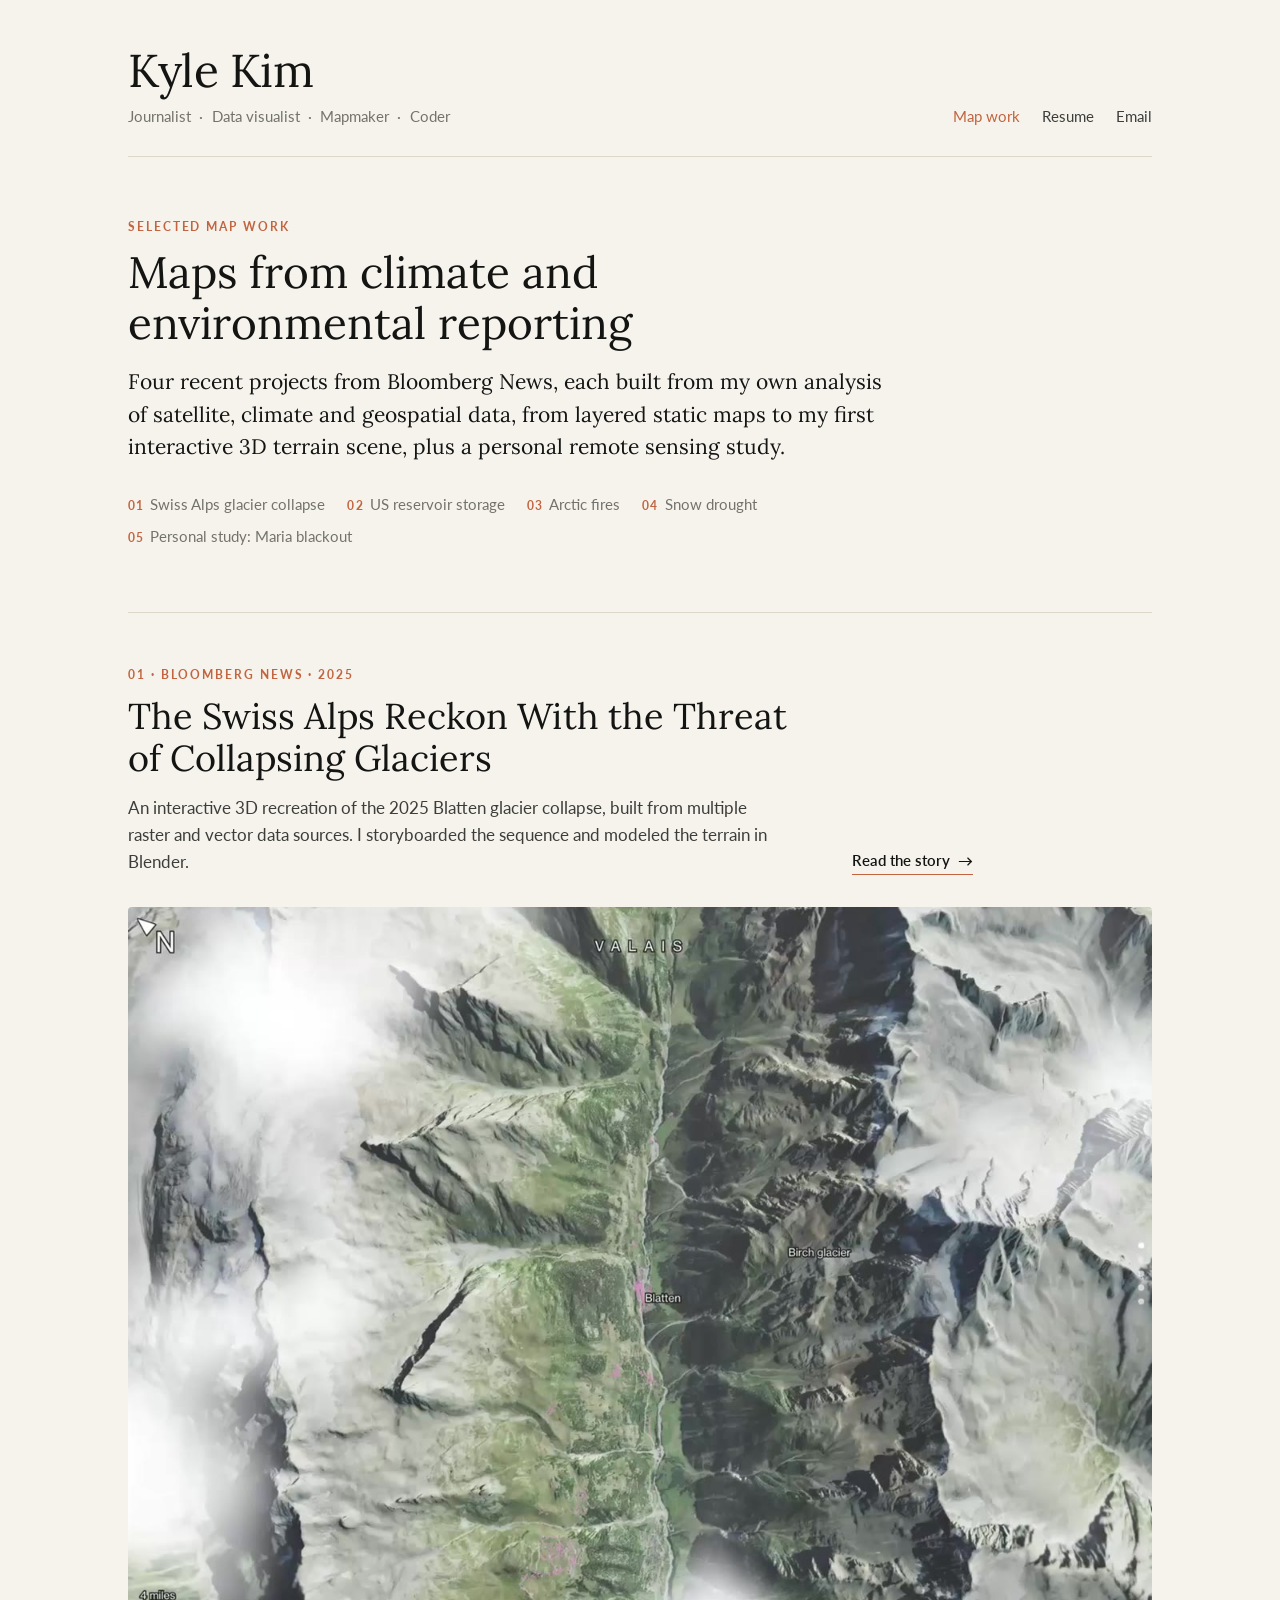
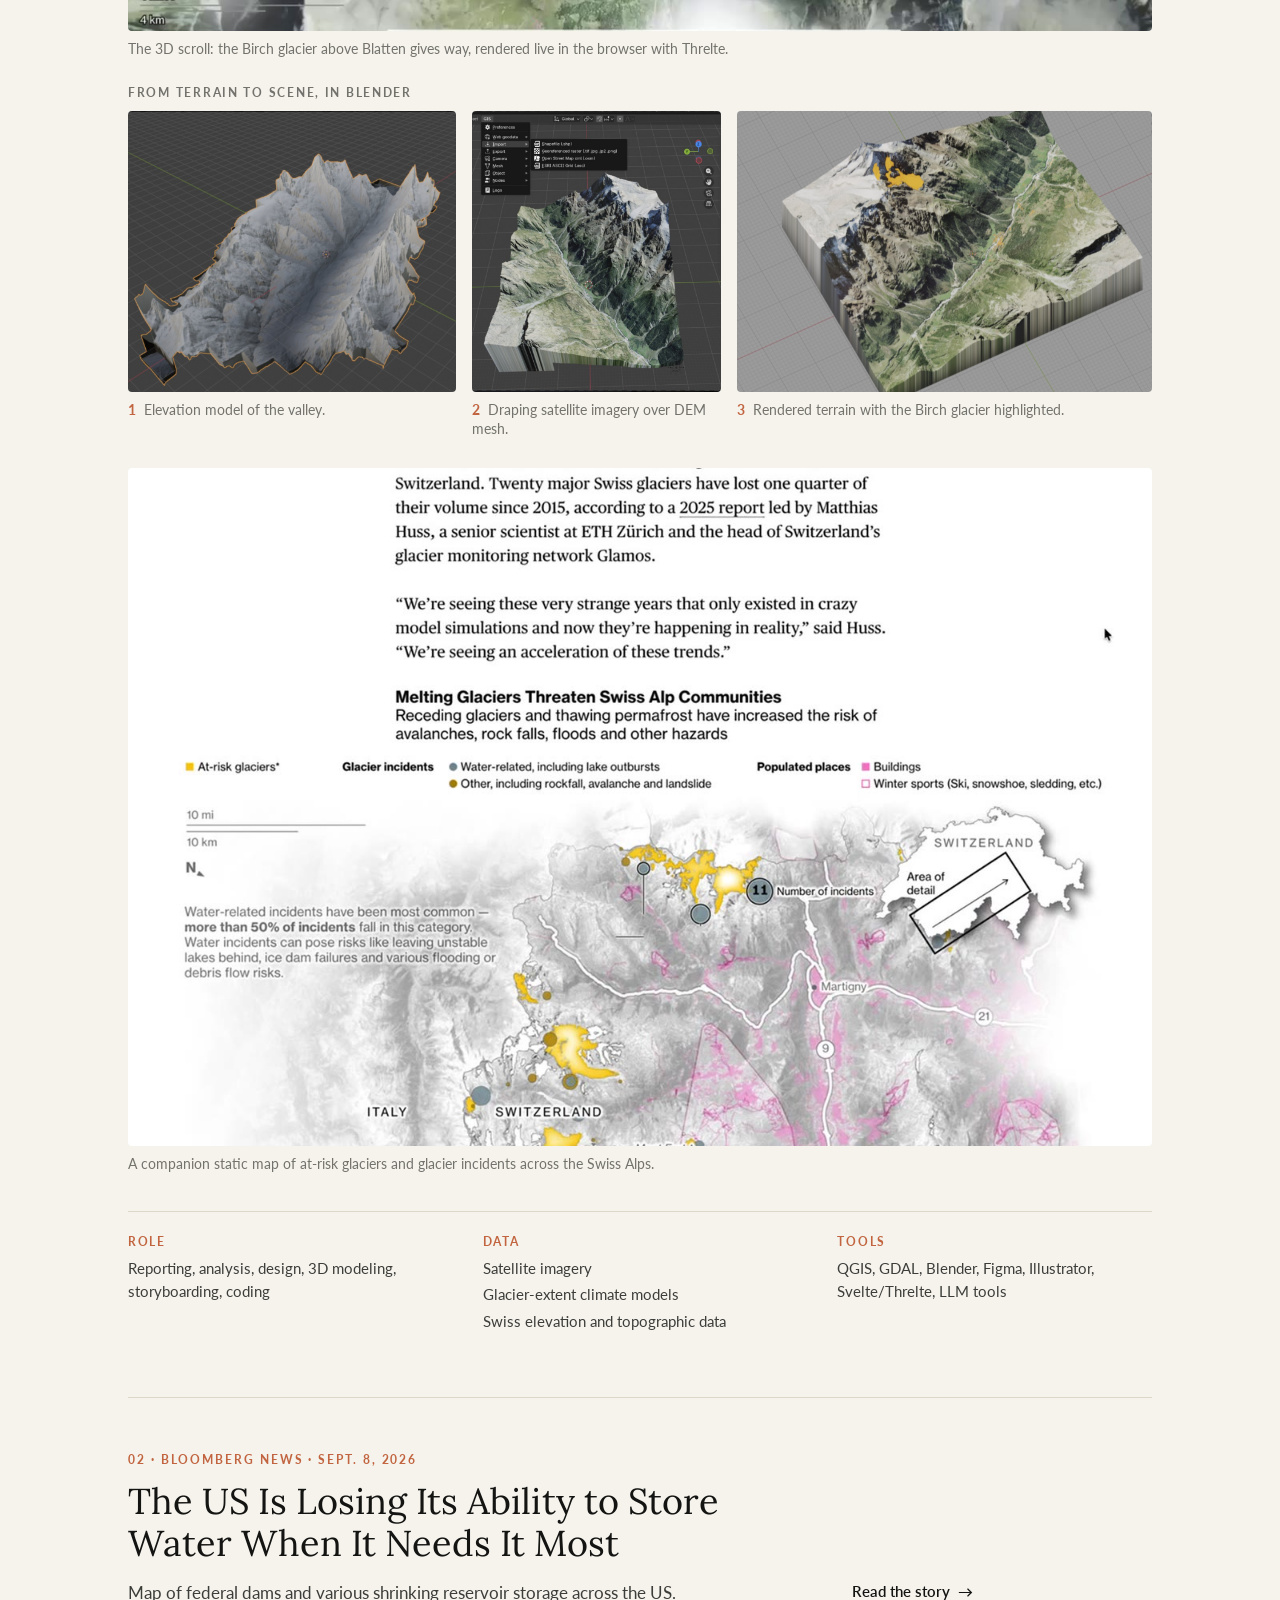
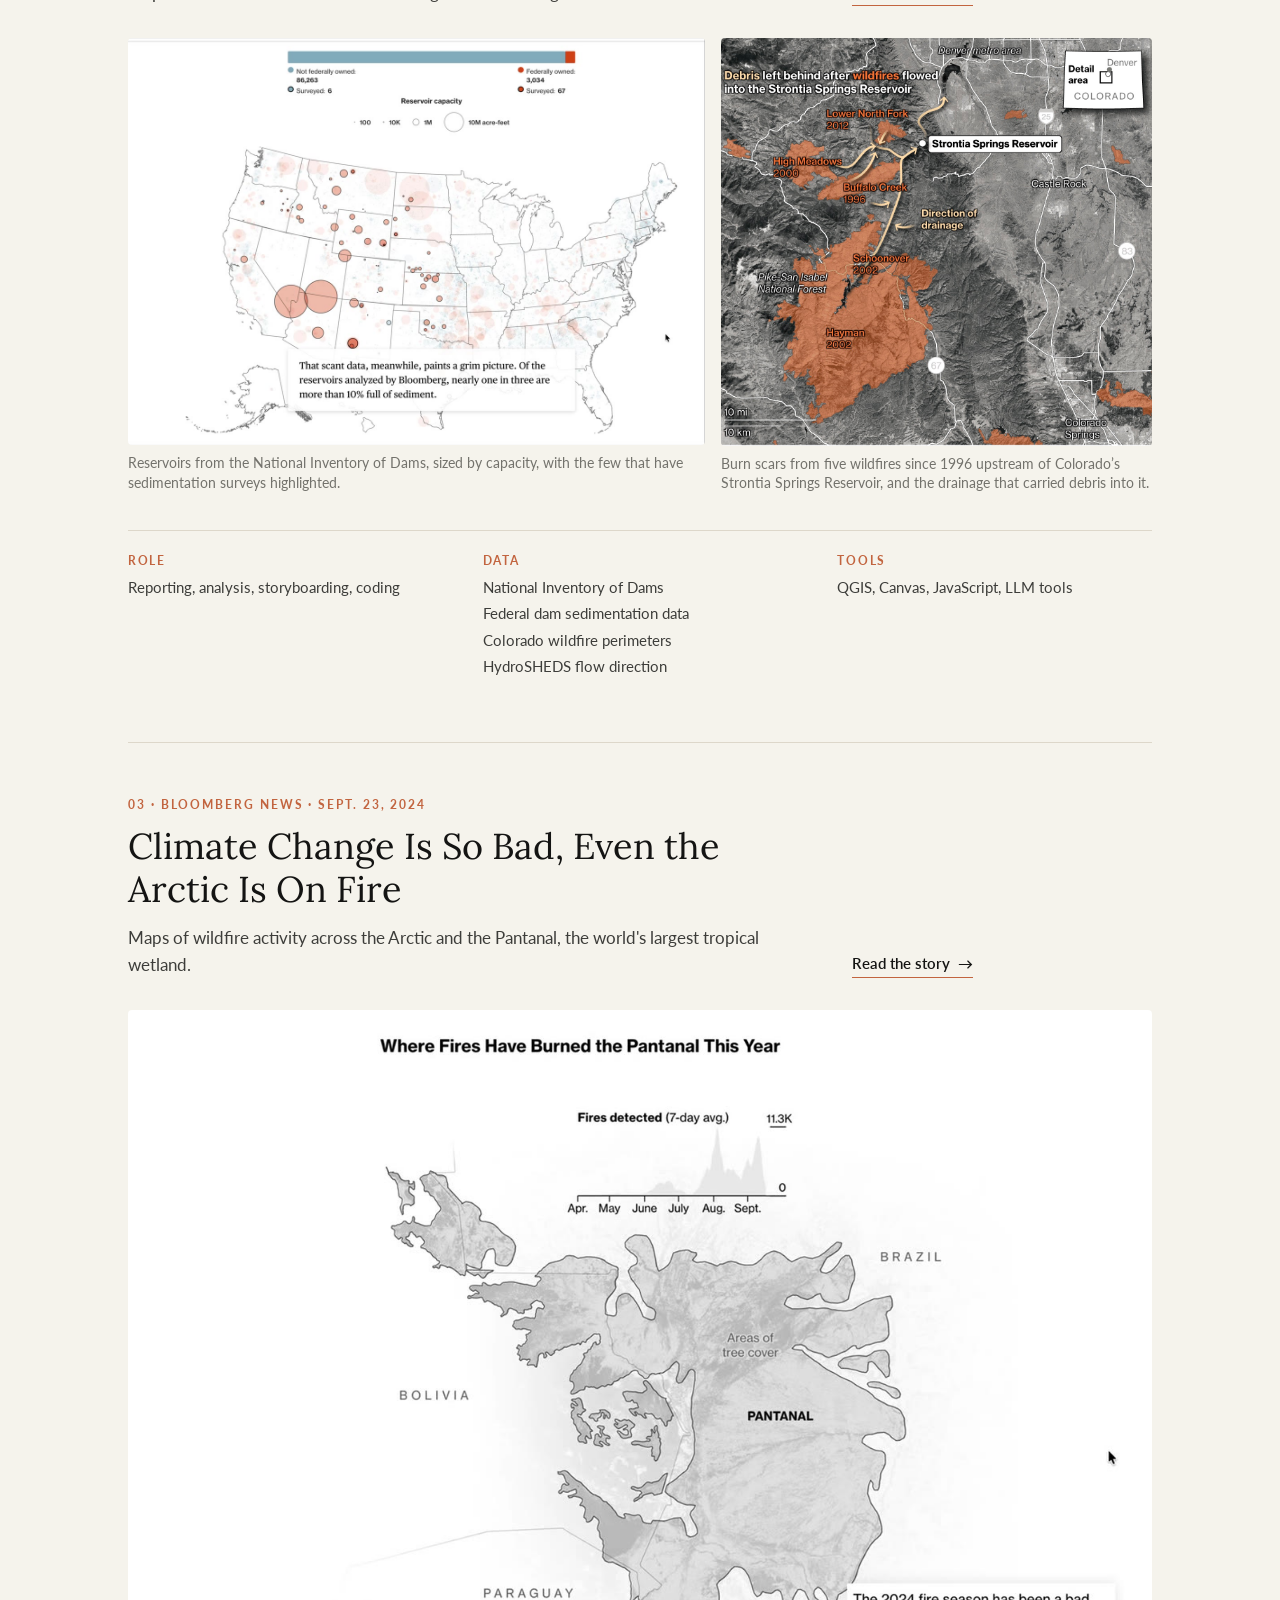
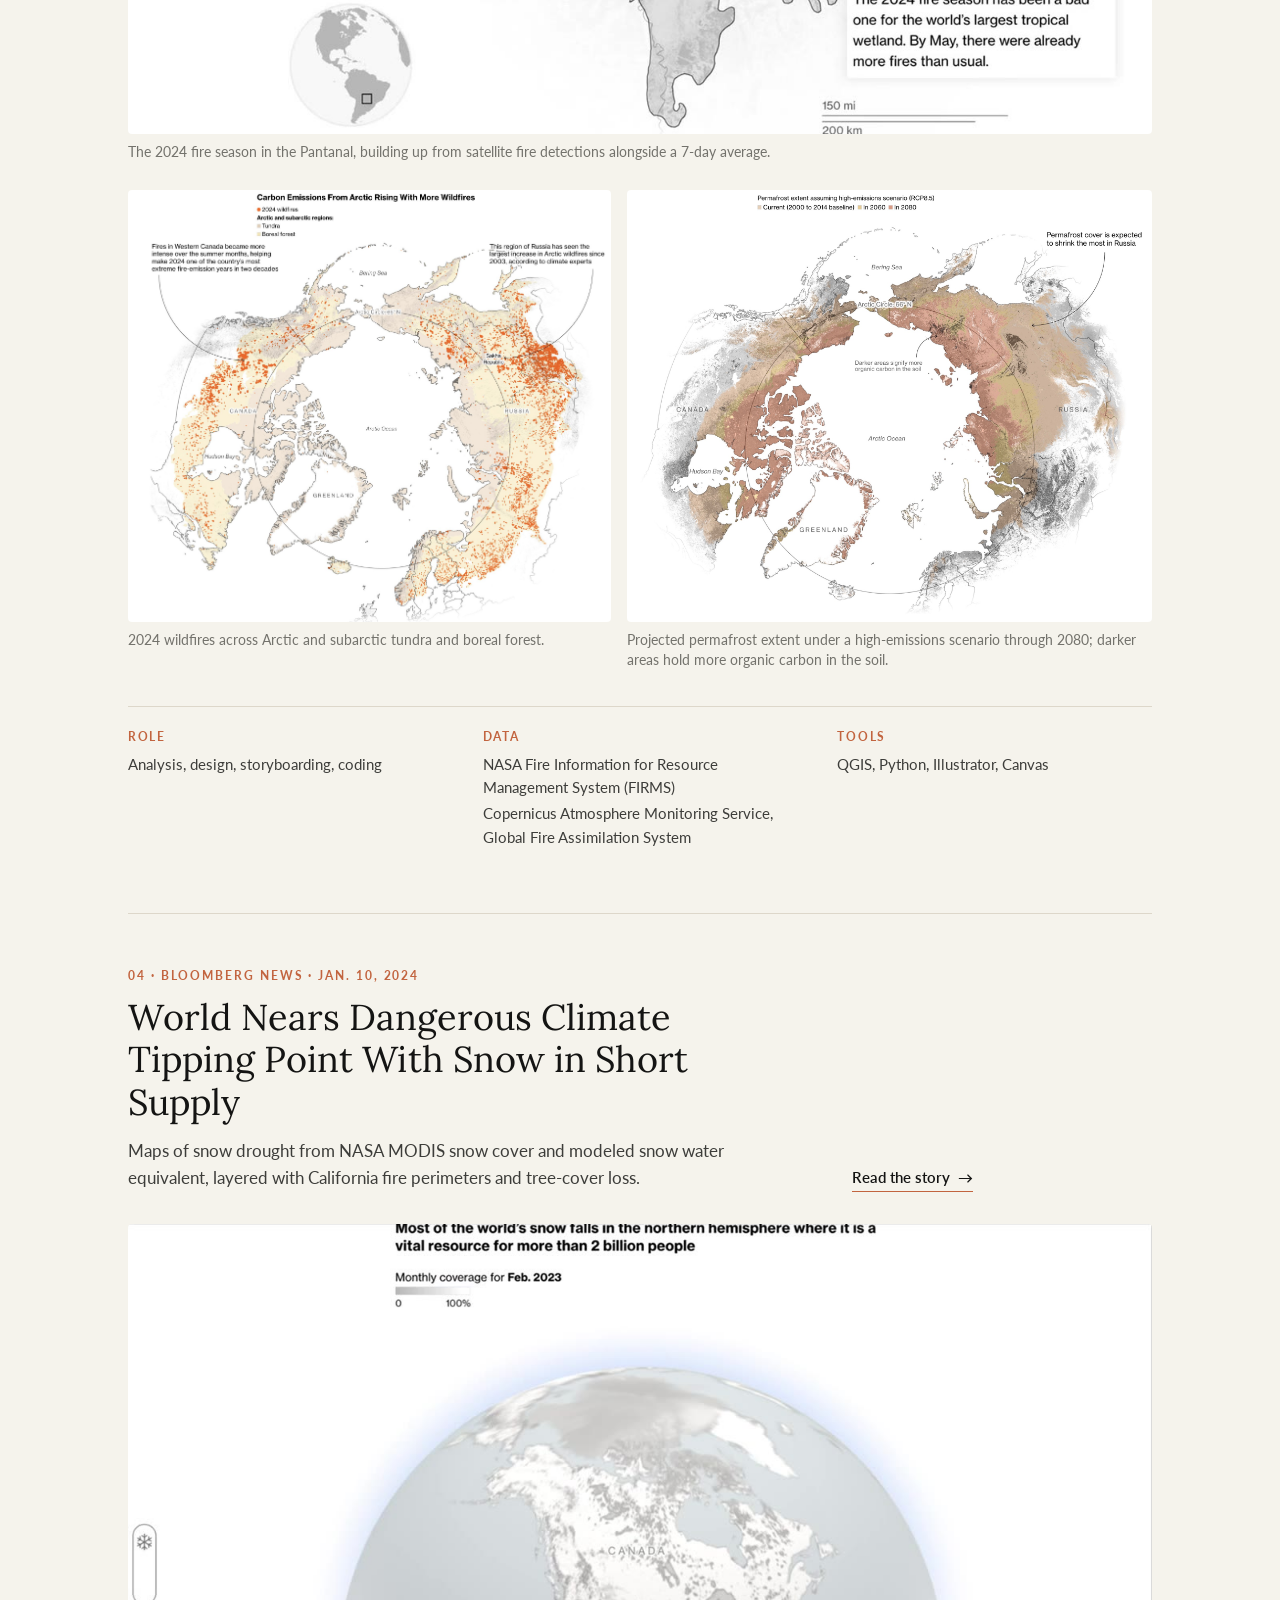
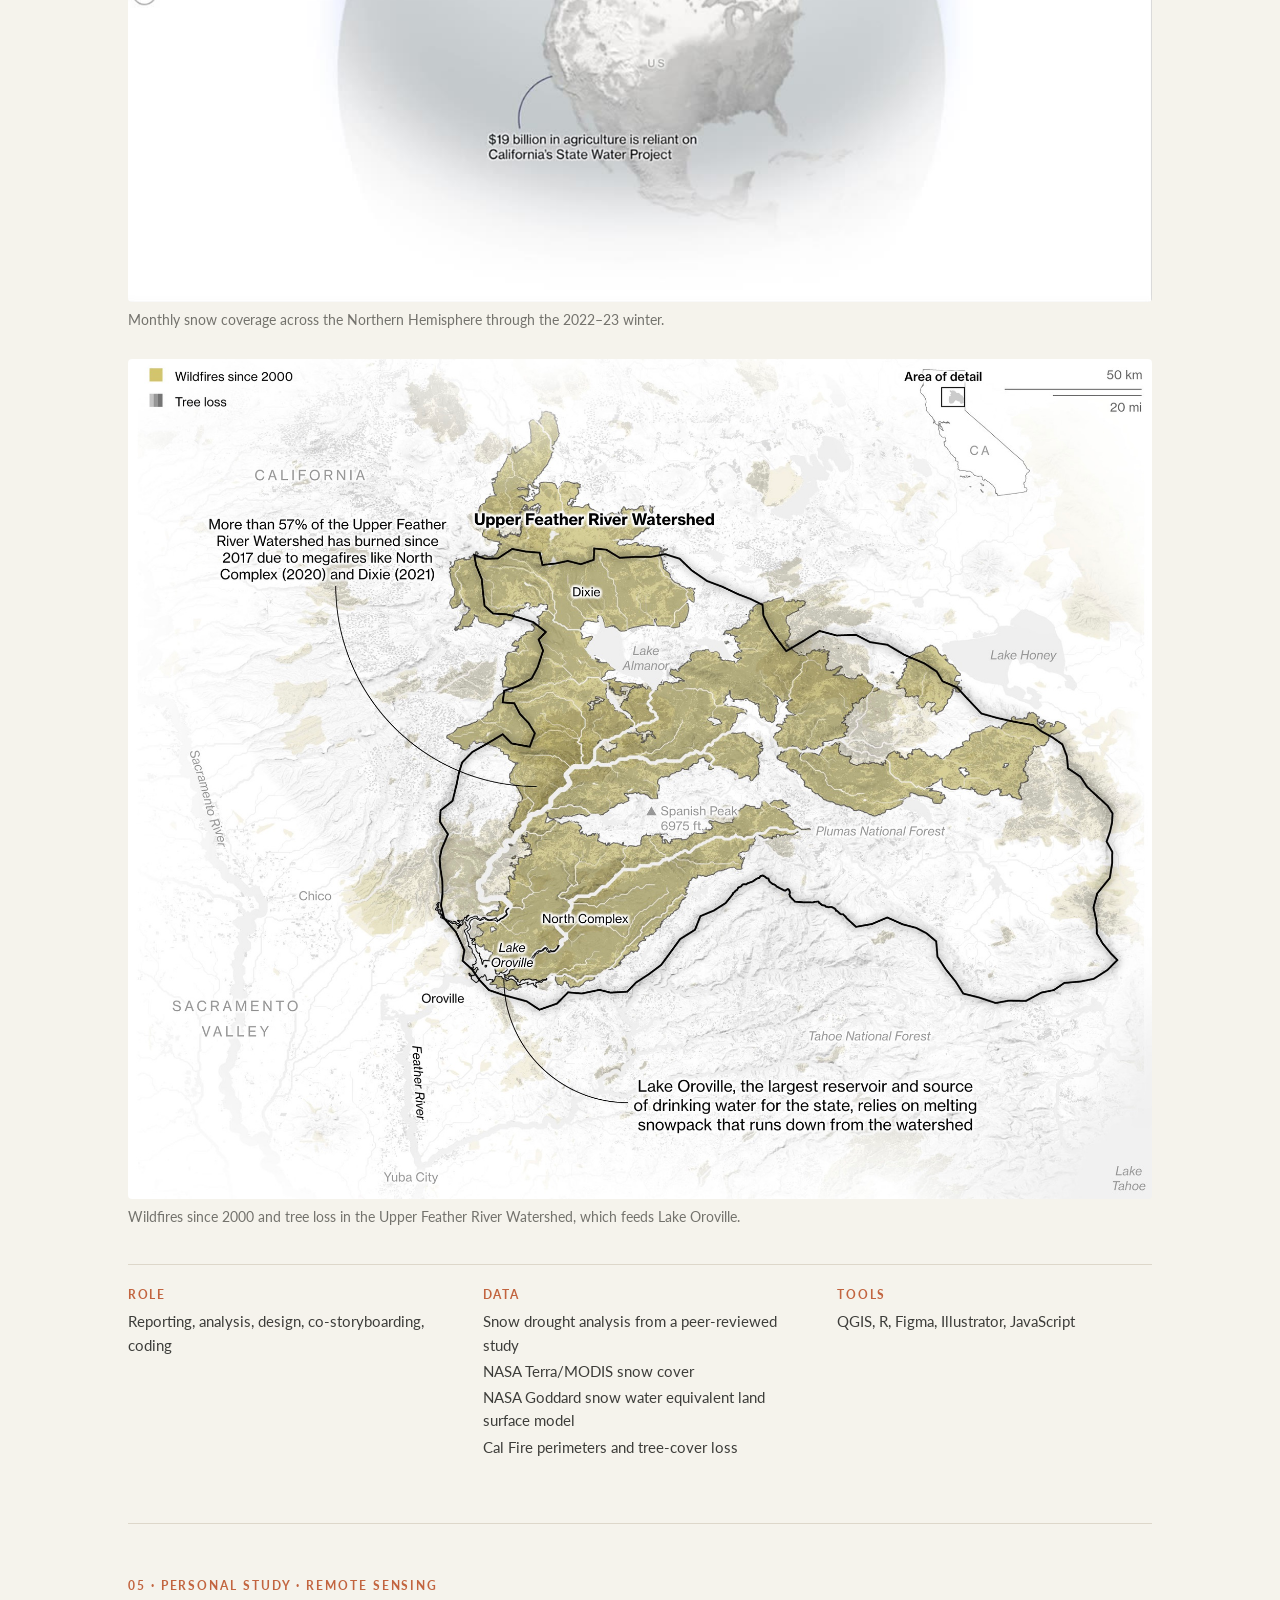
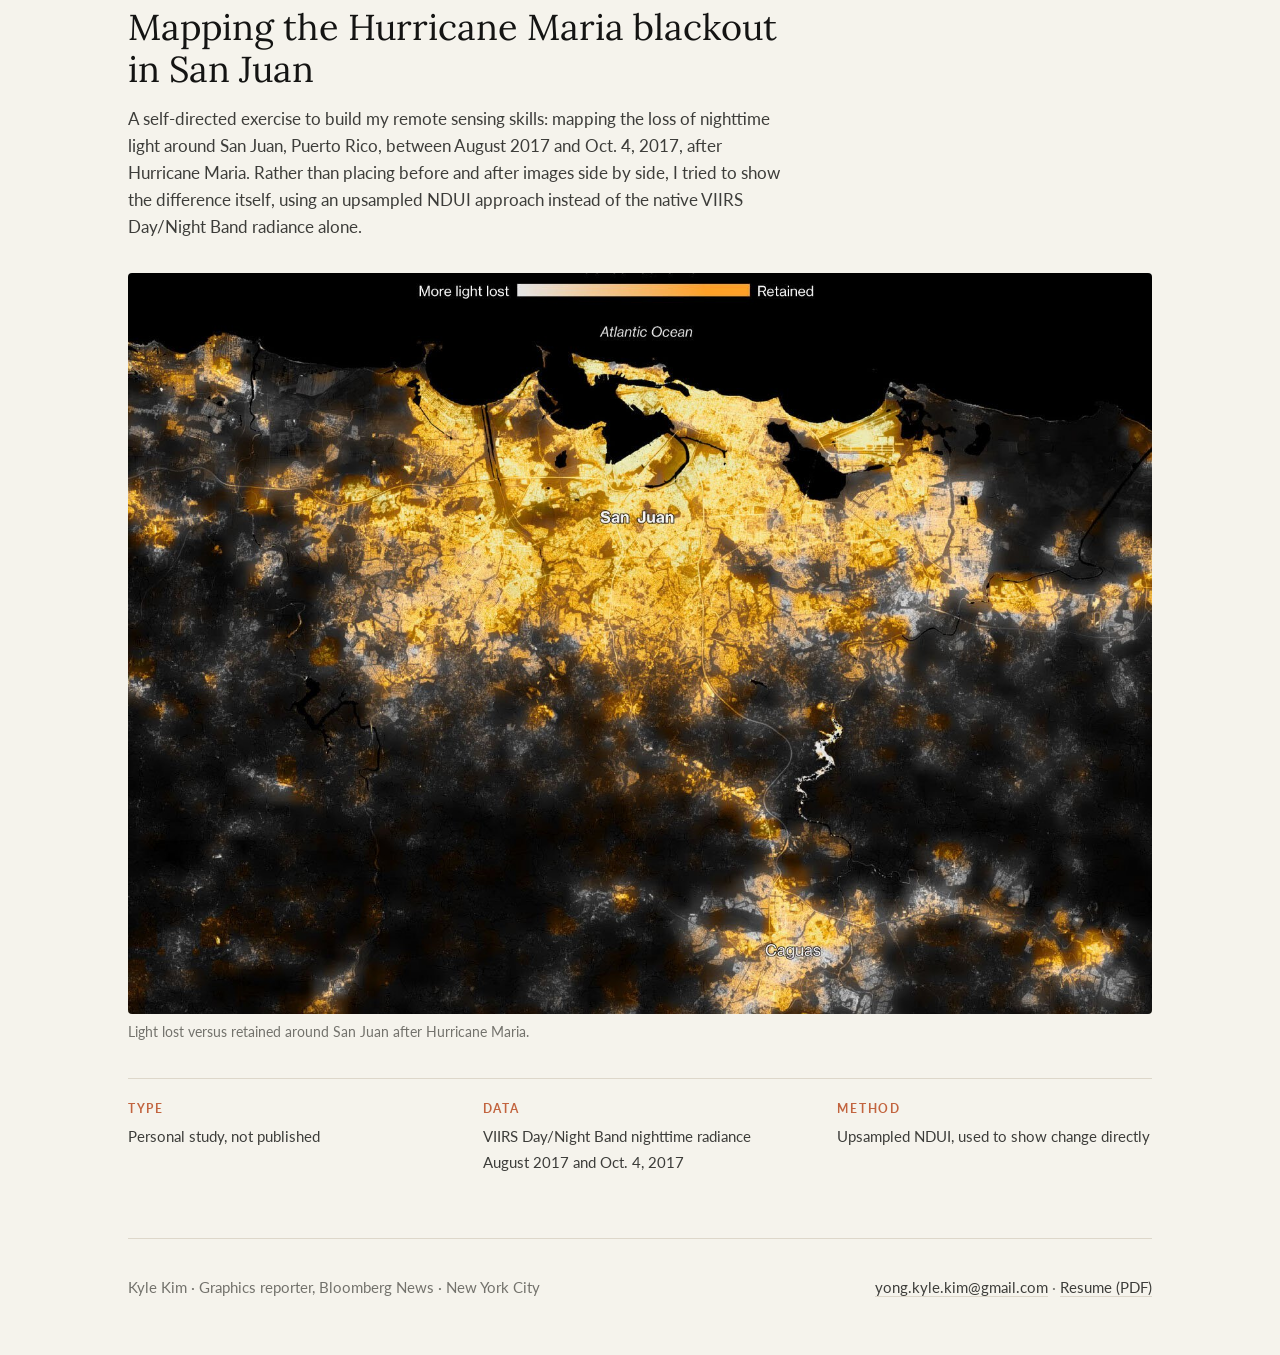
<file: maps.html>
<!doctype html>
<html lang="en">
<head>
  <meta charset="utf-8">
  <meta name="viewport" content="width=device-width, initial-scale=1">
  <title>Map Work · Kyle Kim</title>
  <meta name="description" content="Selected climate and environmental maps by Kyle Kim, graphics reporter at Bloomberg News.">
  <link rel="preconnect" href="https://fonts.googleapis.com">
  <link rel="preconnect" href="https://fonts.gstatic.com" crossorigin>
  <link href="https://fonts.googleapis.com/css2?family=Lato:ital,wght@0,400;0,600;0,700;1,400&family=Lora:wght@400;500&display=swap" rel="stylesheet">
  <style>
    :root {
      --bg: #F5F3EC;
      --surface: #EDEAE1;
      --ink: #141413;
      --body: #3D3D3A;
      --muted: #73726C;
      --rule: #DDD7CA;
      --accent: #C2643F;
      --serif: "Lora", Georgia, "Times New Roman", serif;
      --sans: "Lato", "Helvetica Neue", Arial, sans-serif;
      --max: 1120px;
      --gutter: clamp(16px, 4vw, 48px);
    }
    * { box-sizing: border-box; }
    html { -webkit-text-size-adjust: 100%; }
    body {
      margin: 0;
      background: var(--bg);
      color: var(--body);
      font: 400 17px/1.6 var(--sans);
      -webkit-font-smoothing: antialiased;
    }
    a { color: inherit; text-decoration-color: var(--rule); text-underline-offset: 3px; }
    a:hover { text-decoration-color: var(--accent); }
    .wrap { max-width: var(--max); margin: 0 auto; padding: 0 var(--gutter); }

    /* ---- Header ---- */
    .site-head {
      display: flex; justify-content: space-between; align-items: flex-end; gap: 24px;
      padding: 48px 0 28px; border-bottom: 1px solid var(--rule);
    }
    .name { font: 400 clamp(34px, 5vw, 46px)/1 var(--serif); color: var(--ink); margin: 0; letter-spacing: -0.01em; }
    .name a { text-decoration: none; }
    .tagline { margin: 10px 0 0; color: var(--muted); font-size: 15px; }
    .tagline span + span::before { content: "·"; margin: 0 .55em; }
    nav { display: flex; gap: 22px; font-size: 15px; white-space: nowrap; }
    nav a { text-decoration: none; color: var(--body); }
    nav a:hover, nav a[aria-current] { color: var(--accent); }

    /* ---- Intro ---- */
    .intro { padding: 64px 0 24px; max-width: 760px; }
    .eyebrow {
      font: 700 12px/1 var(--sans); letter-spacing: .16em; text-transform: uppercase; color: var(--accent);
      margin: 0 0 14px;
    }
    .intro h1 { font: 400 clamp(30px, 4.4vw, 44px)/1.15 var(--serif); color: var(--ink); margin: 0 0 18px; }
    .lede { font: 400 clamp(18px, 2vw, 21px)/1.55 var(--serif); color: var(--ink); margin: 0; }
    .jump { display: flex; flex-wrap: wrap; gap: 8px 22px; margin: 28px 0 0; padding: 0; list-style: none; font-size: 15px; }
    .jump a { text-decoration: none; color: var(--muted); }
    .jump a:hover { color: var(--accent); }
    .jump b { color: var(--accent); font-weight: 700; margin-right: 6px; font-size: 12px; letter-spacing: .1em; }

    /* ---- Project ---- */
    .project { padding: 56px 0 64px; border-top: 1px solid var(--rule); scroll-margin-top: 16px; }
    .project:first-of-type { margin-top: 40px; }
    .p-head { display: grid; grid-template-columns: 1fr 300px; gap: 24px 64px; align-items: end; margin-bottom: 32px; }
    .p-head h2 { font: 400 clamp(26px, 3.3vw, 36px)/1.18 var(--serif); color: var(--ink); margin: 0 0 14px; }
    .p-head h2 a { text-decoration: none; }
    .p-head h2 a:hover { color: var(--accent); }
    .summary { margin: 0; max-width: 680px; }
    .story-link {
      display: inline-flex; align-items: center; gap: 8px; justify-self: start;
      font-weight: 600; font-size: 15px; color: var(--ink); text-decoration: none;
      border-bottom: 1px solid var(--accent); padding-bottom: 2px;
    }
    .story-link:hover { color: var(--accent); }

    /* figures */
    .figs { display: grid; gap: 16px; }
    .figs.hero-3 { grid-template-columns: repeat(3, 1fr); }
    .figs.hero-3 > :first-child { grid-column: 1 / -1; }
    .figs.desk-mob { grid-template-columns: 1fr minmax(160px, 26%); align-items: start; }
    .figs.two { grid-template-columns: 1fr 1fr; }
    .figs.one-two { grid-template-columns: 1fr 1fr; }
    .figs.one-two > :first-child { grid-column: 1 / -1; }
    .row-eq { display: flex; gap: 16px; align-items: flex-start; }
    .row-eq > figure { flex-basis: 0; min-width: 0; }
    .process-label {
      font: 700 11.5px/1 var(--sans); letter-spacing: .15em; text-transform: uppercase; color: var(--muted);
      margin: 28px 0 12px;
    }
    figcaption b { color: var(--accent); font-weight: 700; margin-right: 4px; }
    figure { margin: 0; }
    .frame {
      position: relative; overflow: hidden; border-radius: 4px; background: var(--surface);
      aspect-ratio: var(--ar, 16 / 9);
    }
    .frame img, .frame video { display: block; width: 100%; height: 100%; object-fit: cover; }
    .ph {
      position: absolute; inset: 0; display: grid; place-content: center; gap: 6px; text-align: center; padding: 16px;
      color: var(--muted); font-size: 13px; line-height: 1.4;
      background:
        repeating-linear-gradient(135deg, transparent 0 11px, rgba(20,20,19,.045) 11px 12px),
        var(--surface);
      border: 1px dashed var(--rule);
      border-radius: 4px;
    }
    .ph strong { color: var(--body); font-weight: 600; font-size: 14px; }
    .ph code { font: 12px/1.3 ui-monospace, SFMono-Regular, Menlo, monospace; color: var(--accent); word-break: break-all; }
    .frame.loaded .ph { display: none; }
    figcaption { font-size: 13.5px; line-height: 1.45; color: var(--muted); margin-top: 9px; }

    /* meta */
    .meta {
      display: grid; grid-template-columns: repeat(3, 1fr); gap: 24px 40px;
      margin: 36px 0 0; padding: 24px 0 0; border-top: 1px solid var(--rule);
    }
    .meta dt {
      font: 700 11.5px/1 var(--sans); letter-spacing: .15em; text-transform: uppercase; color: var(--accent); margin: 0 0 10px;
    }
    .meta dd { margin: 0; font-size: 15px; line-height: 1.55; }
    .meta ul { margin: 0; padding: 0; list-style: none; }
    .meta li + li { margin-top: 3px; }

    /* footer */
    .site-foot {
      display: flex; flex-wrap: wrap; justify-content: space-between; gap: 12px 32px;
      padding: 36px 0 56px; border-top: 1px solid var(--rule); color: var(--muted); font-size: 15px;
    }
    .site-foot a { color: var(--body); }

    @media (max-width: 820px) {
      .site-head { flex-direction: column; align-items: flex-start; }
      .p-head { grid-template-columns: 1fr; }
      .meta { grid-template-columns: 1fr; gap: 20px; }
      .figs.hero-3 { grid-template-columns: 1fr 1fr; }
    }
    @media (max-width: 560px) {
      body { font-size: 16px; }
      .intro { padding-top: 44px; }
      .figs.hero-3, .figs.two, .figs.one-two { grid-template-columns: 1fr; }
      .row-eq { flex-direction: column; }
      .row-eq > figure { width: 100%; }
      .figs.desk-mob { grid-template-columns: 1fr 34%; gap: 10px; }
      nav { gap: 16px; flex-wrap: wrap; }
    }
  </style>
</head>
<body>
  <div class="wrap">
    <header class="site-head">
      <div>
        <p class="name"><a href="/">Kyle Kim</a></p>
        <p class="tagline"><span>Journalist</span><span>Data visualist</span><span>Mapmaker</span><span>Coder</span></p>
      </div>
      <nav aria-label="Site">
        <a href="/maps" aria-current="page">Map work</a>
        <a href="/resume">Resume</a>
        <a href="mailto:yong.kyle.kim@gmail.com">Email</a>
      </nav>
    </header>

    <section class="intro">
      <p class="eyebrow">Selected map work</p>
      <h1>Maps from climate and environmental reporting</h1>
      <p class="lede">Four recent projects from Bloomberg News, each built from my own analysis of satellite, climate and geospatial data, from layered static maps to my first interactive 3D terrain scene, plus a personal remote sensing study.</p>
      <ul class="jump">
        <li><a href="#swiss-alps"><b>01</b>Swiss Alps glacier collapse</a></li>
        <li><a href="#reservoirs"><b>02</b>US reservoir storage</a></li>
        <li><a href="#arctic-fires"><b>03</b>Arctic fires</a></li>
        <li><a href="#snow-drought"><b>04</b>Snow drought</a></li>
        <li><a href="#maria-blackout"><b>05</b>Personal study: Maria blackout</a></li>
      </ul>
    </section>

    <main>
      <!-- 01 -->
      <article class="project" id="swiss-alps">
        <div class="p-head">
          <div>
            <p class="eyebrow">01 · Bloomberg News · 2025</p>
            <h2><a href="https://www.bloomberg.com/graphics/2026-swiss-glacier-collapse-risk/">The Swiss Alps Reckon With the Threat of Collapsing Glaciers</a></h2>
            <p class="summary">An interactive 3D recreation of the 2025 Blatten glacier collapse, built from multiple raster and vector data sources. I storyboarded the sequence and modeled the terrain in Blender.</p>
          </div>
          <a class="story-link" href="https://www.bloomberg.com/graphics/2026-swiss-glacier-collapse-risk/">Read the story <span aria-hidden="true">→</span></a>
        </div>
        <div class="figs">
          <figure>
            <div class="frame" data-src="img/maps/web/blatten-recording.mp4" data-poster="img/maps/web/blatten-recording-poster.jpg" style="--ar: 1280 / 904">
              <div class="ph"><strong>3D scroll recording</strong><code>img/maps/web/blatten-recording.mp4</code></div>
            </div>
            <figcaption>The 3D scroll: the Birch glacier above Blatten gives way, rendered live in the browser with Threlte.</figcaption>
          </figure>
        </div>
        <p class="process-label">From terrain to scene, in Blender</p>
        <div class="row-eq">
          <figure style="flex-grow: 1.166">
            <div class="frame" data-src="img/maps/web/blatten-blender-1.jpg" style="--ar: 1070 / 918">
              <div class="ph"><strong>Elevation mesh</strong><code>blatten-blender-1.jpg</code></div>
            </div>
            <figcaption><b>1</b> Elevation model of the valley.</figcaption>
          </figure>
          <figure style="flex-grow: 0.886">
            <div class="frame" data-src="img/maps/web/blatten-blender-2.jpg" style="--ar: 822 / 928">
              <div class="ph"><strong>Imagery import</strong><code>blatten-blender-2.jpg</code></div>
            </div>
            <figcaption><b>2</b> Draping satellite imagery over DEM mesh.</figcaption>
          </figure>
          <figure style="flex-grow: 1.478">
            <div class="frame" data-src="img/maps/web/blatten-blender-3.jpg" style="--ar: 1360 / 920">
              <div class="ph"><strong>Textured terrain</strong><code>blatten-blender-3.jpg</code></div>
            </div>
            <figcaption><b>3</b> Rendered terrain with the Birch glacier highlighted.</figcaption>
          </figure>
        </div>
        <div class="figs" style="margin-top: 28px">
          <figure>
            <div class="frame" data-src="img/maps/web/blatten-valley.mp4" data-poster="img/maps/web/blatten-valley-poster.jpg" style="--ar: 1280 / 848">
              <div class="ph"><strong>Static map scroll</strong><code>img/maps/web/blatten-valley.mp4</code></div>
            </div>
            <figcaption>A companion static map of at-risk glaciers and glacier incidents across the Swiss Alps.</figcaption>
          </figure>
        </div>
        <dl class="meta">
          <div><dt>Role</dt><dd>Reporting, analysis, design, 3D modeling, storyboarding, coding</dd></div>
          <div><dt>Data</dt><dd><ul><li>Satellite imagery</li><li>Glacier-extent climate models</li><li>Swiss elevation and topographic data</li></ul></dd></div>
          <div><dt>Tools</dt><dd>QGIS, GDAL, Blender, Figma, Illustrator, Svelte/Threlte, LLM tools</dd></div>
        </dl>
      </article>

      <!-- 02 -->
      <article class="project" id="reservoirs">
        <div class="p-head">
          <div>
            <p class="eyebrow">02 · Bloomberg News · Sept. 8, 2026</p>
            <h2><a href="https://www.bloomberg.com/graphics/2026-reservoir-levels-drought/">The US Is Losing Its Ability to Store Water When It Needs It Most</a></h2>
            <p class="summary">Map of federal dams and various shrinking reservoir storage across the US.</p>
          </div>
          <a class="story-link" href="https://www.bloomberg.com/graphics/2026-reservoir-levels-drought/">Read the story <span aria-hidden="true">→</span></a>
        </div>
        <div class="row-eq">
          <figure style="flex-grow: 1.416">
            <div class="frame" data-src="img/maps/web/dam-sediment.mp4" data-poster="img/maps/web/dam-sediment-poster.jpg" style="--ar: 1280 / 904">
              <div class="ph"><strong>US reservoir sedimentation map</strong><code>dam-sediment.mp4</code></div>
            </div>
            <figcaption>Reservoirs from the National Inventory of Dams, sized by capacity, with the few that have sedimentation surveys highlighted.</figcaption>
          </figure>
          <figure style="flex-grow: 1.059">
            <div class="frame" data-src="img/maps/web/dam-sedimentation-wildfires.jpg" style="--ar: 1230 / 1162">
              <div class="ph"><strong>Strontia Springs Reservoir wildfire map</strong><code>dam-sedimentation-wildfires.jpg</code></div>
            </div>
            <figcaption>Burn scars from five wildfires since 1996 upstream of Colorado’s Strontia Springs Reservoir, and the drainage that carried debris into it.</figcaption>
          </figure>
        </div>
        <dl class="meta">
          <div><dt>Role</dt><dd>Reporting, analysis, storyboarding, coding</dd></div>
          <div><dt>Data</dt><dd><ul><li>National Inventory of Dams</li><li>Federal dam sedimentation data</li><li>Colorado wildfire perimeters</li><li>HydroSHEDS flow direction</li></ul></dd></div>
          <div><dt>Tools</dt><dd>QGIS, Canvas, JavaScript, LLM tools</dd></div>
        </dl>
      </article>

      <!-- 03 -->
      <article class="project" id="arctic-fires">
        <div class="p-head">
          <div>
            <p class="eyebrow">03 · Bloomberg News · Sept. 23, 2024</p>
            <h2><a href="http://bloomberg.com/graphics/2024-underground-wildfires/">Climate Change Is So Bad, Even the Arctic Is On Fire</a></h2>
            <p class="summary">Maps of wildfire activity across the Arctic and the Pantanal, the world's largest tropical wetland.</p>
          </div>
          <a class="story-link" href="http://bloomberg.com/graphics/2024-underground-wildfires/">Read the story <span aria-hidden="true">→</span></a>
        </div>
        <div class="figs">
          <figure>
            <div class="frame" data-src="img/maps/web/arctic-wildfire-pantanal.mp4" data-poster="img/maps/web/arctic-wildfire-pantanal-poster.jpg" style="--ar: 1280 / 904">
              <div class="ph"><strong>Pantanal fire season</strong><code>arctic-wildfire-pantanal.mp4</code></div>
            </div>
            <figcaption>The 2024 fire season in the Pantanal, building up from satellite fire detections alongside a 7-day average.</figcaption>
          </figure>
        </div>
        <div class="row-eq" style="margin-top: 28px">
          <figure style="flex-grow: 1.118">
            <div class="frame" data-src="img/maps/web/arctic-wildfire.jpg" style="--ar: 1970 / 1762">
              <div class="ph"><strong>Arctic wildfire map</strong><code>arctic-wildfire.jpg</code></div>
            </div>
            <figcaption>2024 wildfires across Arctic and subarctic tundra and boreal forest.</figcaption>
          </figure>
          <figure style="flex-grow: 1.216">
            <div class="frame" data-src="img/maps/web/arctic-wildfire-map2.jpg" style="--ar: 2000 / 1645">
              <div class="ph"><strong>Projected permafrost extent map</strong><code>arctic-wildfire-map2.jpg</code></div>
            </div>
            <figcaption>Projected permafrost extent under a high-emissions scenario through 2080; darker areas hold more organic carbon in the soil.</figcaption>
          </figure>
        </div>
        <dl class="meta">
          <div><dt>Role</dt><dd>Analysis, design, storyboarding, coding</dd></div>
          <div><dt>Data</dt><dd><ul><li>NASA Fire Information for Resource Management System (FIRMS)</li><li>Copernicus Atmosphere Monitoring Service, Global Fire Assimilation System</li></ul></dd></div>
          <div><dt>Tools</dt><dd>QGIS, Python, Illustrator, Canvas</dd></div>
        </dl>
      </article>

      <!-- 04 -->
      <article class="project" id="snow-drought">
        <div class="p-head">
          <div>
            <p class="eyebrow">04 · Bloomberg News · Jan. 10, 2024</p>
            <h2><a href="https://www.bloomberg.com/graphics/2024-snow-drought-climate-change/">World Nears Dangerous Climate Tipping Point With Snow in Short Supply</a></h2>
            <p class="summary">Maps of snow drought from NASA MODIS snow cover and modeled snow water equivalent, layered with California fire perimeters and tree-cover loss.</p>
          </div>
          <a class="story-link" href="https://www.bloomberg.com/graphics/2024-snow-drought-climate-change/">Read the story <span aria-hidden="true">→</span></a>
        </div>
        <div class="figs" style="gap: 28px">
          <figure>
            <div class="frame" data-src="img/maps/web/snowdrought.mp4" data-poster="img/maps/web/snowdrought-poster.jpg" style="--ar: 1280 / 848">
              <div class="ph"><strong>Snow cover animation</strong><code>snowdrought.mp4</code></div>
            </div>
            <figcaption>Monthly snow coverage across the Northern Hemisphere through the 2022–23 winter.</figcaption>
          </figure>
          <figure>
            <div class="frame" data-src="img/maps/web/snowdrought-static-map.jpg" style="--ar: 2000 / 1642">
              <div class="ph"><strong>Upper Feather River map</strong><code>snowdrought-static-map.jpg</code></div>
            </div>
            <figcaption>Wildfires since 2000 and tree loss in the Upper Feather River Watershed, which feeds Lake Oroville.</figcaption>
          </figure>
        </div>
        <dl class="meta">
          <div><dt>Role</dt><dd>Reporting, analysis, design, co-storyboarding, coding</dd></div>
          <div><dt>Data</dt><dd><ul><li>Snow drought analysis from a peer-reviewed study</li><li>NASA Terra/MODIS snow cover</li><li>NASA Goddard snow water equivalent land surface model</li><li>Cal Fire perimeters and tree-cover loss</li></ul></dd></div>
          <div><dt>Tools</dt><dd>QGIS, R, Figma, Illustrator, JavaScript</dd></div>
        </dl>
      </article>

      <!-- 05: personal study -->
      <article class="project" id="maria-blackout">
        <div class="p-head">
          <div>
            <p class="eyebrow">05 · Personal study · Remote sensing</p>
            <h2>Mapping the Hurricane Maria blackout in San Juan</h2>
            <p class="summary">A self-directed exercise to build my remote sensing skills: mapping the loss of nighttime light around San Juan, Puerto Rico, between August 2017 and Oct. 4, 2017, after Hurricane Maria. Rather than placing before and after images side by side, I tried to show the difference itself, using an upsampled NDUI approach instead of the native VIIRS Day/Night Band radiance alone.</p>
          </div>
        </div>
        <div class="figs">
          <figure>
            <div class="frame" data-src="img/maps/web/san_juan_blackout_analysis.jpg" style="--ar: 1563 / 1131">
              <div class="ph"><strong>San Juan blackout analysis</strong><code>san_juan_blackout_analysis.jpg</code></div>
            </div>
            <figcaption>Light lost versus retained around San Juan after Hurricane Maria.</figcaption>
          </figure>
        </div>
        <dl class="meta">
          <div><dt>Type</dt><dd>Personal study, not published</dd></div>
          <div><dt>Data</dt><dd><ul><li>VIIRS Day/Night Band nighttime radiance</li><li>August 2017 and Oct. 4, 2017</li></ul></dd></div>
          <div><dt>Method</dt><dd>Upsampled NDUI, used to show change directly</dd></div>
        </dl>
      </article>
    </main>

    <footer class="site-foot">
      <span>Kyle Kim · Graphics reporter, Bloomberg News · New York City</span>
      <span><a href="mailto:yong.kyle.kim@gmail.com">yong.kyle.kim@gmail.com</a> · <a href="files/resume2026.pdf">Resume (PDF)</a></span>
    </footer>
  </div>

  <script>
    // Each .frame tries to load its file; the placeholder stays until the file exists.
    document.querySelectorAll('.frame[data-src]').forEach(function (frame) {
      var src = frame.dataset.src;
      var alt = (frame.querySelector('.ph strong') || {}).textContent || '';
      if (/\.(mp4|webm|mov)$/i.test(src)) {
        var v = document.createElement('video');
        v.muted = true; v.loop = true; v.autoplay = true; v.playsInline = true;
        v.setAttribute('aria-label', alt);
        if (frame.dataset.poster) v.poster = frame.dataset.poster;
        v.addEventListener('loadeddata', function () { frame.prepend(v); frame.classList.add('loaded'); });
        v.addEventListener('error', function () { tryPoster(frame); }, true);
        v.src = src;
        v.load();
      } else {
        loadImg(frame, src, alt);
      }
    });
    function tryPoster(frame) {
      if (frame.dataset.poster) loadImg(frame, frame.dataset.poster, 'Still of the 3D scene');
    }
    function loadImg(frame, src, alt) {
      var img = new Image();
      img.alt = alt; img.loading = 'lazy'; img.decoding = 'async';
      // In the DOM from the start so lazy loading can trigger; the placeholder covers it until it loads
      img.onload = function () { frame.classList.add('loaded'); };
      img.onerror = function () { img.remove(); };
      img.src = src;
      frame.prepend(img);
    }
  </script>
</body>
</html>
</file>
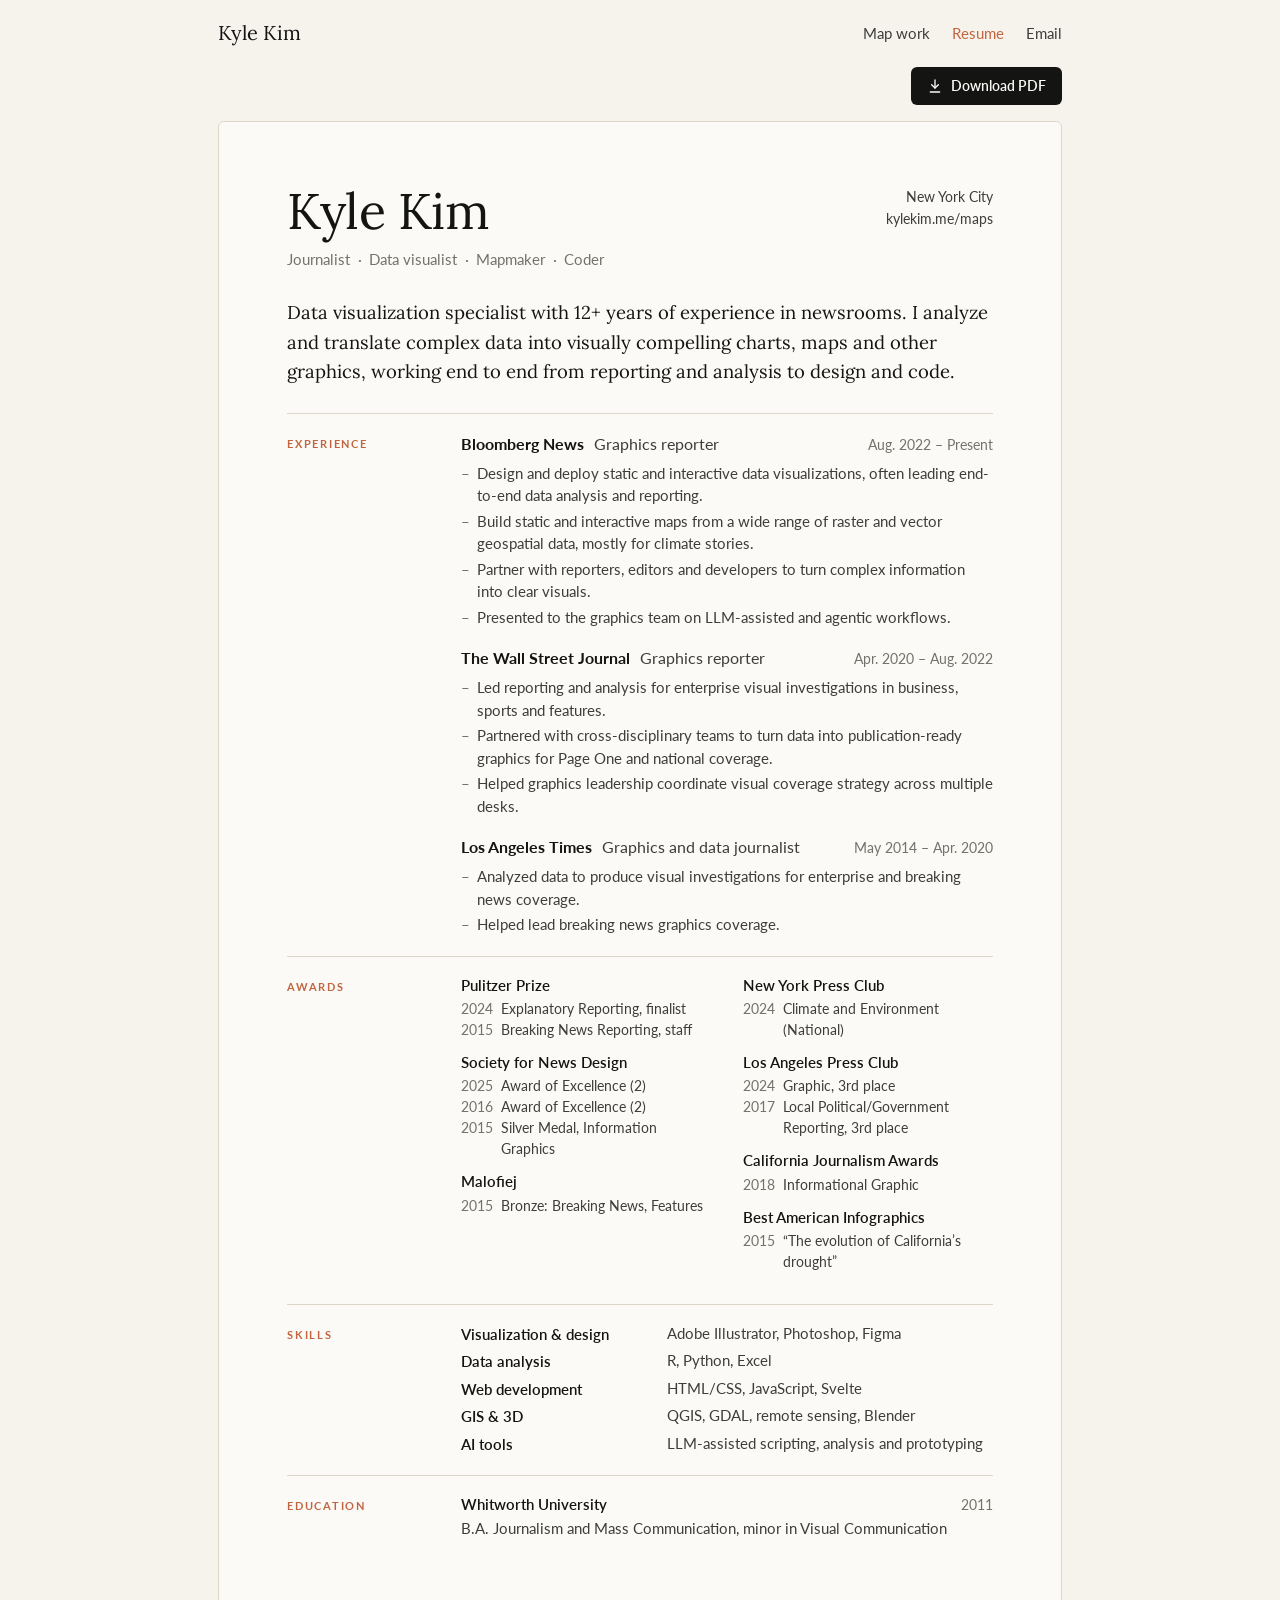
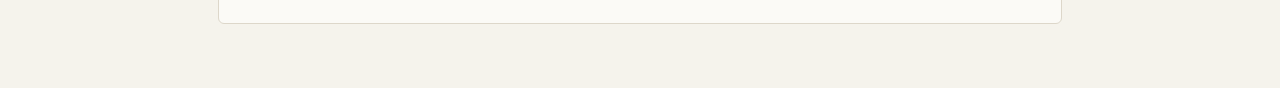
<file: resume.html>
<!doctype html>
<html lang="en">
<head>
  <meta charset="utf-8">
  <meta name="viewport" content="width=device-width, initial-scale=1">
  <title>Resume · Kyle Kim</title>
  <meta name="description" content="Resume of Kyle Kim, graphics reporter at Bloomberg News: data visualization, maps, design and code.">
  <link rel="preconnect" href="https://fonts.googleapis.com">
  <link rel="preconnect" href="https://fonts.gstatic.com" crossorigin>
  <link href="https://fonts.googleapis.com/css2?family=Lato:wght@400;600;700&family=Lora:wght@400&display=swap" rel="stylesheet">
  <style>
    :root {
      --bg: #F5F3EC;
      --paper: #FBFAF6;
      --ink: #141413;
      --body: #3D3D3A;
      --muted: #73726C;
      --rule: #DDD7CA;
      --accent: #C2643F;
      --serif: "Lora", Georgia, "Times New Roman", serif;
      --sans: "Lato", "Helvetica Neue", Arial, sans-serif;
      --gutter: clamp(16px, 4vw, 48px);
    }
    * { box-sizing: border-box; }
    html { -webkit-text-size-adjust: 100%; }
    body { margin: 0; background: var(--bg); color: var(--body); font: 400 15px/1.5 var(--sans); -webkit-font-smoothing: antialiased; }
    a { color: inherit; text-decoration-color: var(--rule); text-underline-offset: 3px; }
    a:hover { text-decoration-color: var(--accent); }

    /* ---- site bar ---- */
    .bar {
      max-width: 940px; margin: 0 auto; padding: 22px var(--gutter);
      display: flex; justify-content: space-between; align-items: center; gap: 16px;
    }
    .home { font: 400 20px/1 var(--serif); color: var(--ink); text-decoration: none; }
    nav { display: flex; gap: 22px; font-size: 15px; }
    nav a { text-decoration: none; }
    nav a:hover, nav a[aria-current] { color: var(--accent); }

    .tools { max-width: 940px; margin: 0 auto; padding: 0 var(--gutter) 16px; display: flex; justify-content: flex-end; }
    .btn {
      display: inline-flex; align-items: center; gap: 8px;
      background: var(--ink); color: var(--paper); text-decoration: none;
      font: 600 14px/1 var(--sans); padding: 11px 16px; border-radius: 6px;
    }
    .btn:hover { background: var(--accent); }
    .btn svg { width: 16px; height: 16px; }

    /* ---- the page ---- */
    .sheet {
      max-width: 940px; margin: 0 auto 64px; padding: 0 var(--gutter);
    }
    .paper {
      background: var(--paper); border: 1px solid var(--rule); border-radius: 6px;
      padding: clamp(24px, 6vw, 64px) clamp(20px, 6vw, 68px);
    }

    header.r-head { display: flex; justify-content: space-between; align-items: flex-start; gap: 24px; }
    .r-name { font: 400 clamp(38px, 6vw, 50px)/1 var(--serif); color: var(--ink); margin: 0; letter-spacing: -0.01em; }
    .tagline { margin: 12px 0 0; color: var(--muted); font-size: 15px; }
    .tagline span { white-space: nowrap; }
    .tagline span + span::before { content: "·"; margin: 0 .5em; }
    @media (max-width: 700px) {
      header.r-head { flex-direction: column; gap: 14px; }
      header.r-head address { text-align: left; }
    }
    address { font-style: normal; text-align: right; font-size: 14px; line-height: 1.6; white-space: nowrap; }
    address a { text-decoration: none; }
    address a:hover { color: var(--accent); }

    .lede { font: 400 clamp(17px, 2.1vw, 18.5px)/1.6 var(--serif); color: var(--ink); margin: 28px 0 26px; max-width: 46em; }

    section.sec {
      display: grid; grid-template-columns: 150px 1fr; gap: 0 24px;
      border-top: 1px solid var(--rule); padding: 18px 0 20px;
    }
    .label {
      font: 700 11px/1 var(--sans); letter-spacing: .16em; text-transform: uppercase; color: var(--accent);
      margin: 6px 0 0;
    }

    /* experience */
    .job + .job { margin-top: 18px; }
    .job-head { display: flex; flex-wrap: wrap; align-items: baseline; gap: 2px 10px; }
    .org { font-weight: 700; font-size: 16px; color: var(--ink); }
    .role { font-size: 16px; }
    .dates { margin-left: auto; color: var(--muted); font-size: 13.5px; white-space: nowrap; }
    ul.bul { list-style: none; margin: 6px 0 0; padding: 0; }
    ul.bul li { position: relative; padding-left: 16px; margin-top: 3px; }
    ul.bul li::before { content: "–"; position: absolute; left: 0; color: var(--muted); }

    /* awards */
    .awards { display: grid; grid-template-columns: 1fr 1fr; gap: 0 32px; }
    .award { margin: 0 0 12px; }
    .award h3, .entry h3 { font: 600 15px/1.35 var(--sans); color: var(--ink); margin: 0 0 3px; }
    .yr { display: grid; grid-template-columns: 40px 1fr; font-size: 14px; }
    .yr span:first-child { color: var(--muted); }

    /* skills */
    dl.skills { display: grid; grid-template-columns: 190px 1fr; gap: 5px 16px; margin: 0; }
    dl.skills dt { font-weight: 600; color: var(--ink); }
    dl.skills dd { margin: 0; font-size: 14.5px; }

    /* education */
    .entry + .entry { margin-top: 12px; }
    .entry-head { display: flex; align-items: baseline; gap: 10px; }
    .entry p { margin: 0; font-size: 14.5px; }

    .foot { max-width: 940px; margin: -40px auto 48px; padding: 0 var(--gutter); color: var(--muted); font-size: 14px; }

    /* ---- tablet ---- */
    @media (max-width: 760px) {
      section.sec { grid-template-columns: 1fr; }
      .label { margin: 4px 0 14px; }
      .awards { grid-template-columns: 1fr; }
      dl.skills { grid-template-columns: 170px 1fr; }
    }
    /* ---- phone ---- */
    @media (max-width: 560px) {
      .bar { padding-top: 16px; padding-bottom: 16px; }
      .tools { justify-content: stretch; }
      .btn { width: 100%; justify-content: center; }
      .paper { border-radius: 0; border-left: 0; border-right: 0; }
      .sheet { padding: 0; }
      header.r-head { flex-direction: column; gap: 14px; }
      address { text-align: left; }
      .dates { margin-left: 0; width: 100%; }
      .awards { grid-template-columns: 1fr; }
      dl.skills { grid-template-columns: 1fr; gap: 0; }
      dl.skills dd { margin-bottom: 10px; }
    }

    /* ---- print: back to one letter-size page ---- */
    @media print {
      @page { size: letter; margin: 0.55in 0.6in; }
      body { background: #fff; font-size: 9.6pt; }
      .bar, .tools, .foot { display: none; }
      .sheet { padding: 0; margin: 0; max-width: none; }
      .paper { border: 0; padding: 0; background: #fff; }
      .r-name { font-size: 30pt; }
      .lede { font-size: 11pt; margin: 14pt 0 12pt; }
      section.sec { grid-template-columns: 1.45in 1fr; padding: 9pt 0 10pt; break-inside: avoid; }
      .org, .role { font-size: 10.5pt; }
      .awards { grid-template-columns: 1fr 1fr; }
      a { text-decoration: none; }
    }
  </style>
</head>
<body>
  <div class="bar">
    <a class="home" href="/">Kyle Kim</a>
    <nav aria-label="Site">
      <a href="/maps">Map work</a>
      <a href="/resume" aria-current="page">Resume</a>
      <a href="mailto:yong.kyle.kim@gmail.com">Email</a>
    </nav>
  </div>

  <div class="tools">
    <a class="btn" href="files/resume2026.pdf" download="Kyle-Kim-Resume.pdf">
      <svg viewBox="0 0 24 24" fill="none" stroke="currentColor" stroke-width="2" stroke-linecap="round" stroke-linejoin="round" aria-hidden="true"><path d="M12 3v12"/><path d="m7 10 5 5 5-5"/><path d="M5 21h14"/></svg>
      Download PDF
    </a>
  </div>

  <main class="sheet">
    <article class="paper">
      <header class="r-head">
        <div>
          <h1 class="r-name">Kyle Kim</h1>
          <p class="tagline"><span>Journalist</span><span>Data visualist</span><span>Mapmaker</span><span>Coder</span></p>
        </div>
        <address>
          New York City<br>
          <a href="https://kylekim.me/maps">kylekim.me/maps</a>
        </address>
      </header>

      <p class="lede">Data visualization specialist with 12+ years of experience in newsrooms. I analyze and translate complex data into visually compelling charts, maps and other graphics, working end to end from reporting and analysis to design and code.</p>

      <section class="sec" aria-labelledby="h-exp">
        <h2 class="label" id="h-exp">Experience</h2>
        <div>
          <div class="job">
            <div class="job-head"><span class="org">Bloomberg News</span><span class="role">Graphics reporter</span><span class="dates">Aug. 2022 – Present</span></div>
            <ul class="bul">
              <li>Design and deploy static and interactive data visualizations, often leading end-to-end data analysis and reporting.</li>
              <li>Build static and interactive maps from a wide range of raster and vector geospatial data, mostly for climate stories.</li>
              <li>Partner with reporters, editors and developers to turn complex information into clear visuals.</li>
              <li>Presented to the graphics team on LLM-assisted and agentic workflows.</li>
            </ul>
          </div>
          <div class="job">
            <div class="job-head"><span class="org">The Wall Street Journal</span><span class="role">Graphics reporter</span><span class="dates">Apr. 2020 – Aug. 2022</span></div>
            <ul class="bul">
              <li>Led reporting and analysis for enterprise visual investigations in business, sports and features.</li>
              <li>Partnered with cross-disciplinary teams to turn data into publication-ready graphics for Page One and national coverage.</li>
              <li>Helped graphics leadership coordinate visual coverage strategy across multiple desks.</li>
            </ul>
          </div>
          <div class="job">
            <div class="job-head"><span class="org">Los Angeles Times</span><span class="role">Graphics and data journalist</span><span class="dates">May 2014 – Apr. 2020</span></div>
            <ul class="bul">
              <li>Analyzed data to produce visual investigations for enterprise and breaking news coverage.</li>
              <li>Helped lead breaking news graphics coverage.</li>
            </ul>
          </div>
        </div>
      </section>

      <section class="sec" aria-labelledby="h-awards">
        <h2 class="label" id="h-awards">Awards</h2>
        <div class="awards">
          <div>
            <div class="award"><h3>Pulitzer Prize</h3>
              <div class="yr"><span>2024</span><span>Explanatory Reporting, finalist</span></div>
              <div class="yr"><span>2015</span><span>Breaking News Reporting, staff</span></div>
            </div>
            <div class="award"><h3>Society for News Design</h3>
              <div class="yr"><span>2025</span><span>Award of Excellence (2)</span></div>
              <div class="yr"><span>2016</span><span>Award of Excellence (2)</span></div>
              <div class="yr"><span>2015</span><span>Silver Medal, Information Graphics</span></div>
            </div>
            <div class="award"><h3>Malofiej</h3>
              <div class="yr"><span>2015</span><span>Bronze: Breaking News, Features</span></div>
            </div>
          </div>
          <div>
            <div class="award"><h3>New York Press Club</h3>
              <div class="yr"><span>2024</span><span>Climate and Environment (National)</span></div>
            </div>
            <div class="award"><h3>Los Angeles Press Club</h3>
              <div class="yr"><span>2024</span><span>Graphic, 3rd place</span></div>
              <div class="yr"><span>2017</span><span>Local Political/Government Reporting, 3rd place</span></div>
            </div>
            <div class="award"><h3>California Journalism Awards</h3>
              <div class="yr"><span>2018</span><span>Informational Graphic</span></div>
            </div>
            <div class="award"><h3>Best American Infographics</h3>
              <div class="yr"><span>2015</span><span>“The evolution of California’s drought”</span></div>
            </div>
          </div>
        </div>
      </section>

      <section class="sec" aria-labelledby="h-skills">
        <h2 class="label" id="h-skills">Skills</h2>
        <dl class="skills">
          <dt>Visualization &amp; design</dt><dd>Adobe Illustrator, Photoshop, Figma</dd>
          <dt>Data analysis</dt><dd>R, Python, Excel</dd>
          <dt>Web development</dt><dd>HTML/CSS, JavaScript, Svelte</dd>
          <dt>GIS &amp; 3D</dt><dd>QGIS, GDAL, remote sensing, Blender</dd>
          <dt>AI tools</dt><dd>LLM-assisted scripting, analysis and prototyping</dd>
        </dl>
      </section>

      <section class="sec" aria-labelledby="h-edu">
        <h2 class="label" id="h-edu">Education</h2>
        <div>
          <div class="entry">
            <div class="entry-head"><h3>Whitworth University</h3><span class="dates">2011</span></div>
            <p>B.A. Journalism and Mass Communication, minor in Visual Communication</p>
          </div>
        </div>
      </section>
    </article>
  </main>
</body>
</html>
</file>
